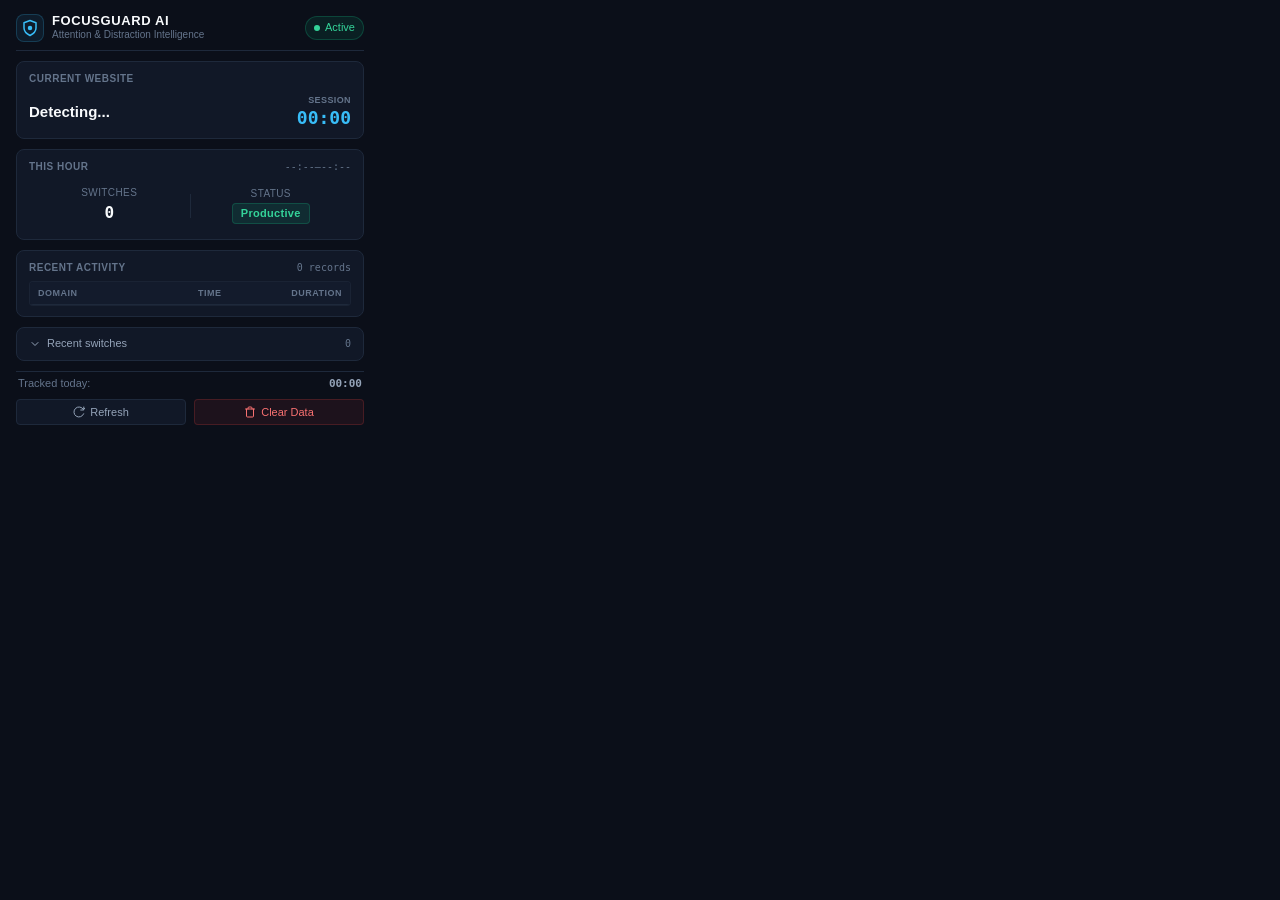
<file: chrome_extension/popup.html>
<!DOCTYPE html>
<html lang="en">
<head>
  <meta charset="UTF-8">
  <meta name="viewport" content="width=device-width, initial-scale=1.0">
  <title>FocusGuard AI</title>
  <link rel="stylesheet" href="popup.css">
</head>
<body>
  <div class="app-container">
    <!-- Header -->
    <header class="app-header">
      <div class="brand">
        <div class="brand-icon">
          <svg width="18" height="18" viewBox="0 0 24 24" fill="none" xmlns="http://www.w3.org/2000/svg">
            <path d="M12 22C12 22 20 18 20 12V5L12 2L4 5V12C4 18 12 22 12 22Z" stroke="#38bdf8" stroke-width="2" stroke-linecap="round" stroke-linejoin="round"/>
            <circle cx="12" cy="12" r="3" fill="#38bdf8"/>
          </svg>
        </div>
        <div class="brand-text">
          <h1>FOCUSGUARD AI</h1>
          <span class="sub-title">Attention & Distraction Intelligence</span>
        </div>
      </div>
      <div id="status-badge" class="status-badge active" title="Extension tracking status">
        <span class="status-dot"></span>
        <span id="status-text">Active</span>
      </div>
    </header>

    <!-- Current Website (Main Focus) -->
    <section class="section-card current-site-card">
      <div class="card-header-row">
        <span class="section-label">CURRENT WEBSITE</span>
      </div>
      <div class="current-site-body">
        <div id="current-domain" class="current-domain">Detecting...</div>
        <div class="timer-row">
          <span class="timer-label">Session</span>
          <span id="current-timer" class="current-timer">00:00</span>
        </div>
      </div>
    </section>

    <!-- This Hour Summary -->
    <section class="section-card hourly-card">
      <div class="card-header-row">
        <span class="section-label">THIS HOUR</span>
        <span id="current-hour-stat" class="hour-window">--:--–--:--</span>
      </div>
      <div class="hourly-grid">
        <div class="metric-item">
          <span class="metric-label">Switches</span>
          <span id="switch-count-stat" class="metric-value">0</span>
        </div>
        <div class="metric-divider"></div>
        <div class="metric-item">
          <span class="metric-label">Status</span>
          <span id="focus-status-badge" class="focus-badge status-productive">Productive</span>
        </div>
      </div>
    </section>

    <!-- Recent Activity -->
    <section class="section-card activity-card">
      <div class="card-header-row">
        <span class="section-label">RECENT ACTIVITY</span>
        <span id="session-count-tag" class="count-tag">0 records</span>
      </div>
      <div class="table-wrapper">
        <table class="activity-table">
          <thead>
            <tr>
              <th class="th-domain">DOMAIN</th>
              <th class="th-time">TIME</th>
              <th class="th-duration">DURATION</th>
            </tr>
          </thead>
          <tbody id="activity-tbody">
            <!-- Dynamically populated rows -->
          </tbody>
        </table>
        <div id="empty-state" class="empty-state hidden">
          <span>No browsing activity recorded yet.</span>
        </div>
      </div>
    </section>

    <!-- Recent Switches (Collapsible) -->
    <details class="switches-details" id="switches-details">
      <summary class="switches-summary">
        <div class="summary-left">
          <svg class="chevron-icon" width="12" height="12" viewBox="0 0 24 24" fill="none" stroke="currentColor" stroke-width="2" stroke-linecap="round" stroke-linejoin="round">
            <polyline points="6 9 12 15 18 9"></polyline>
          </svg>
          <span>Recent switches</span>
        </div>
        <span id="switch-count-tag" class="count-tag">0</span>
      </summary>
      <div class="switches-content">
        <div id="switches-list" class="switches-list">
          <!-- Dynamically populated switch routes -->
        </div>
        <div id="empty-switches" class="empty-state hidden">
          <span>No domain switches recorded this hour.</span>
        </div>
      </div>
    </details>

    <!-- Footer with Secondary Total and Actions -->
    <footer class="app-footer">
      <div class="total-tracked-row">
        <span class="total-label">Tracked today:</span>
        <span id="total-time-stat" class="total-value">00:00</span>
      </div>
      <div class="footer-buttons">
        <button id="btn-refresh" class="btn btn-secondary" title="Refresh local data">
          <svg width="12" height="12" viewBox="0 0 24 24" fill="none" stroke="currentColor" stroke-width="2" stroke-linecap="round" stroke-linejoin="round">
            <path d="M21.5 2v6h-6M21.34 15.57a10 10 0 1 1-.57-8.38l6.73-6.73"/>
          </svg>
          Refresh
        </button>
        <button id="btn-clear" class="btn btn-danger" title="Clear recorded sessions and switch history">
          <svg width="12" height="12" viewBox="0 0 24 24" fill="none" stroke="currentColor" stroke-width="2" stroke-linecap="round" stroke-linejoin="round">
            <polyline points="3 6 5 6 21 6"></polyline>
            <path d="M19 6v14a2 2 0 0 1-2 2H7a2 2 0 0 1-2-2V6m3 0V4a2 2 0 0 1 2-2h4a2 2 0 0 1 2 2v2"></path>
          </svg>
          Clear Data
        </button>
      </div>
    </footer>
  </div>

  <script src="popup.js"></script>
</body>
</html>
</file>
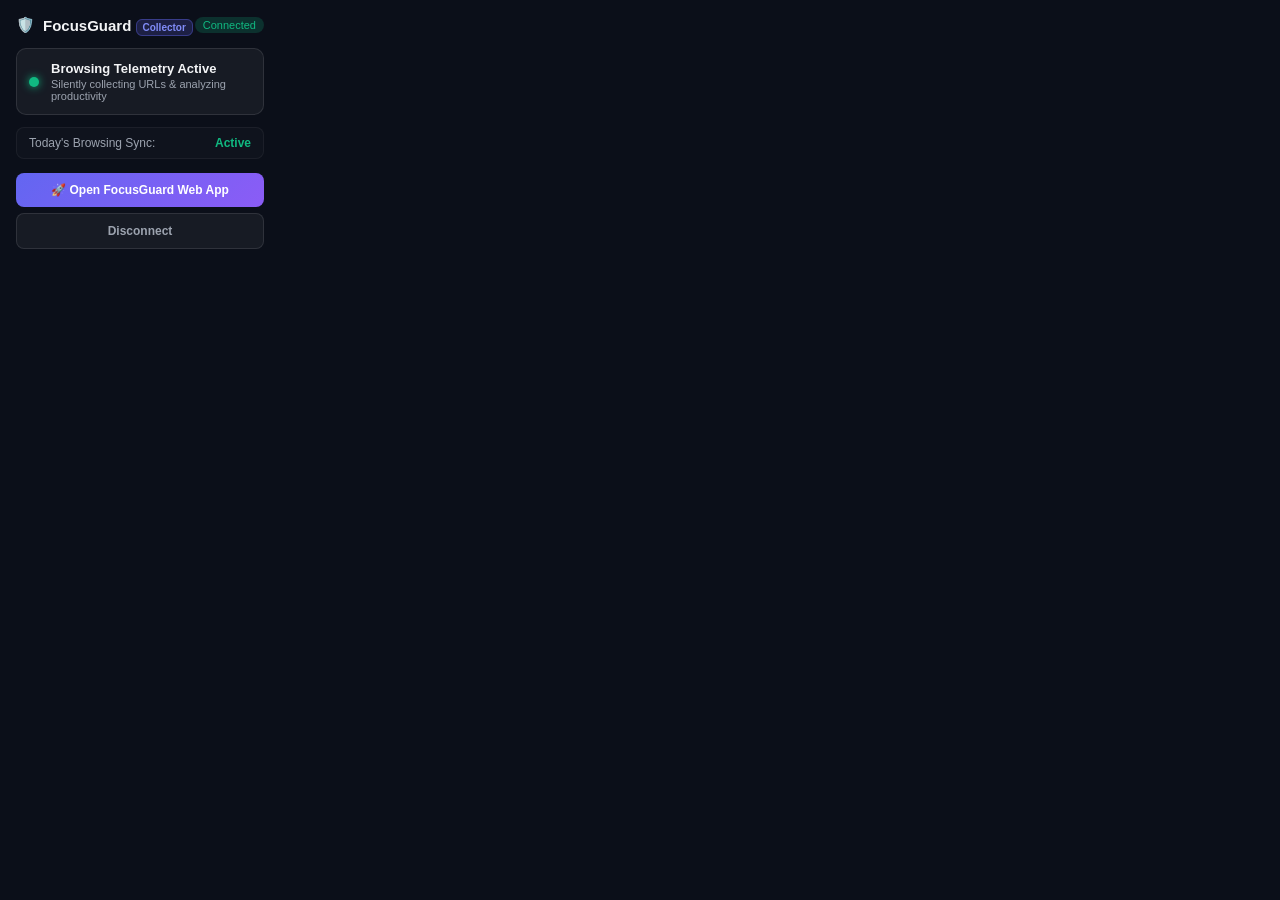
<file: bashan/AI-Powered-Digital-Attention-Management-System-for-Distraction-Detection-and-Focus-Enhance-AUG-2026-barshan/chrome_extension/popup.html>
<!DOCTYPE html>
<html lang="en">
<head>
  <meta charset="UTF-8">
  <title>FocusGuard AI Extension</title>
  <link rel="stylesheet" href="popup.css">
</head>
<body>
  <div class="header">
    <div class="brand">
      <div class="brand-icon">🛡️</div>
      <div class="brand-name">FocusGuard <span class="badge">Collector</span></div>
    </div>
    <div id="authStatus" class="status-indicator online">Connected</div>
  </div>

  <!-- Login Section (Only shown if token is missing) -->
  <div id="loginSection" class="section hidden">
    <p class="login-intro">Connect this collector to your FocusGuard Web App account:</p>
    <input type="text" id="usernameInput" placeholder="Username" />
    <input type="password" id="passwordInput" placeholder="Password" />
    <button id="loginBtn" class="btn btn-primary">Connect to Web App</button>
    <div id="loginError" class="error-msg"></div>
  </div>

  <!-- Minimal Connected State -->
  <div id="statsSection" class="section">
    <div class="collector-status-card">
      <div class="pulse-dot"></div>
      <div>
        <div class="collector-title">Browsing Telemetry Active</div>
        <div class="collector-subtitle">Silently collecting URLs & analyzing productivity</div>
      </div>
    </div>

    <div class="metric-compact">
      <div class="compact-label">Today's Browsing Sync:</div>
      <div class="compact-val" id="todaySyncCount">Active</div>
    </div>

    <div class="actions">
      <button id="openAppBtn" class="btn btn-primary">
        🚀 Open FocusGuard Web App
      </button>
      <button id="logoutBtn" class="btn btn-secondary" style="margin-top: 6px;">
        Disconnect
      </button>
    </div>
  </div>

  <script src="api_client.js"></script>
  <script src="popup.js"></script>
</body>
</html>
</file>
<file: chrome_extension/popup.css>
/* ==========================================================================
   FocusGuard AI – Minimal & Modern Extension Popup Theme
   ========================================================================== */

:root {
  --bg-primary: #0b0f19;
  --bg-card: #111827;
  --bg-card-subtle: #1e293b;
  --bg-hover: #1f293d;

  --border-color: #1e293b;
  --border-focus: #334155;

  --text-primary: #f8fafc;
  --text-secondary: #94a3b8;
  --text-muted: #64748b;

  --accent-cyan: #38bdf8;
  --accent-emerald: #34d399;
  --accent-amber: #fbbf24;
  --accent-danger: #f87171;
  --accent-danger-hover: #ef4444;

  --radius-sm: 4px;
  --radius-md: 8px;
  --radius-lg: 10px;

  --font-sans: -apple-system, BlinkMacSystemFont, "Segoe UI", Roboto, Oxygen, Ubuntu, Cantarell, sans-serif;
  --font-mono: "SF Mono", "Cascadia Code", "Roboto Mono", Consolas, monospace;
}

* {
  box-sizing: border-box;
  margin: 0;
  padding: 0;
}

body {
  width: 380px;
  background-color: var(--bg-primary);
  color: var(--text-primary);
  font-family: var(--font-sans);
  font-size: 13px;
  line-height: 1.4;
  -webkit-font-smoothing: antialiased;
  overflow-x: hidden;
  overflow-y: auto;
  user-select: none;
}

body::-webkit-scrollbar {
  width: 4px;
}

body::-webkit-scrollbar-track {
  background: var(--bg-primary);
}

body::-webkit-scrollbar-thumb {
  background: var(--border-color);
  border-radius: 4px;
}

.app-container {
  display: flex;
  flex-direction: column;
  padding: 14px 16px;
  gap: 10px;
}

/* ==========================================================================
   Header
   ========================================================================== */

.app-header {
  display: flex;
  align-items: center;
  justify-content: space-between;
  padding-bottom: 8px;
  border-bottom: 1px solid var(--border-color);
}

.brand {
  display: flex;
  align-items: center;
  gap: 8px;
}

.brand-icon {
  display: flex;
  align-items: center;
  justify-content: center;
  width: 28px;
  height: 28px;
  background: rgba(56, 189, 248, 0.08);
  border: 1px solid rgba(56, 189, 248, 0.2);
  border-radius: var(--radius-md);
}

.brand-text h1 {
  font-size: 13px;
  font-weight: 700;
  letter-spacing: 0.6px;
  color: var(--text-primary);
  line-height: 1.1;
}

.brand-text .sub-title {
  font-size: 10px;
  color: var(--text-muted);
  display: block;
}

.status-badge {
  display: flex;
  align-items: center;
  gap: 5px;
  padding: 3px 8px;
  border-radius: 9999px;
  font-size: 11px;
  font-weight: 500;
  background: var(--bg-card-subtle);
  border: 1px solid var(--border-color);
  color: var(--text-secondary);
}

.status-badge.active {
  background: rgba(16, 185, 129, 0.1);
  border-color: rgba(16, 185, 129, 0.25);
  color: var(--accent-emerald);
}

.status-badge.paused {
  background: rgba(245, 158, 11, 0.1);
  border-color: rgba(245, 158, 11, 0.25);
  color: var(--accent-amber);
}

.status-dot {
  width: 6px;
  height: 6px;
  border-radius: 50%;
  background-color: currentColor;
}

/* ==========================================================================
   Section Card Common Styles
   ========================================================================== */

.section-card {
  background: var(--bg-card);
  border: 1px solid var(--border-color);
  border-radius: var(--radius-md);
  padding: 10px 12px;
  display: flex;
  flex-direction: column;
  gap: 8px;
}

.card-header-row {
  display: flex;
  align-items: center;
  justify-content: space-between;
}

.section-label {
  font-size: 10px;
  font-weight: 600;
  letter-spacing: 0.5px;
  color: var(--text-muted);
  text-transform: uppercase;
}

.count-tag,
.hour-window,
.tab-badge {
  font-size: 10px;
  color: var(--text-muted);
  font-family: var(--font-mono);
}

.tab-badge {
  background: rgba(30, 41, 59, 0.6);
  padding: 1px 5px;
  border-radius: var(--radius-sm);
}

/* ==========================================================================
   Current Website (Main Focus)
   ========================================================================== */

.current-site-body {
  display: flex;
  align-items: center;
  justify-content: space-between;
  gap: 8px;
}

.current-domain {
  font-size: 15px;
  font-weight: 600;
  color: var(--text-primary);
  word-break: break-all;
  max-width: 65%;
}

.current-domain.inactive {
  color: var(--text-muted);
  font-size: 13px;
  font-weight: 400;
  font-style: italic;
}

.timer-row {
  display: flex;
  flex-direction: column;
  align-items: flex-end;
}

.timer-label {
  font-size: 9px;
  font-weight: 600;
  text-transform: uppercase;
  color: var(--text-muted);
  letter-spacing: 0.4px;
}

.current-timer {
  font-family: var(--font-mono);
  font-size: 18px;
  font-weight: 700;
  color: var(--accent-cyan);
  line-height: 1.2;
}

/* ==========================================================================
   This Hour Summary
   ========================================================================== */

.hourly-grid {
  display: flex;
  align-items: center;
  justify-content: space-around;
  padding: 4px 0;
}

.metric-item {
  display: flex;
  flex-direction: column;
  align-items: center;
  gap: 2px;
  flex: 1;
}

.metric-label {
  font-size: 10px;
  color: var(--text-muted);
  text-transform: uppercase;
  letter-spacing: 0.4px;
}

.metric-value {
  font-size: 16px;
  font-weight: 600;
  font-family: var(--font-mono);
  color: var(--text-primary);
}

.metric-divider {
  width: 1px;
  height: 24px;
  background: var(--border-color);
}

.focus-badge {
  display: inline-flex;
  align-items: center;
  justify-content: center;
  padding: 2px 8px;
  border-radius: var(--radius-sm);
  font-size: 11px;
  font-weight: 600;
  letter-spacing: 0.3px;
}

.focus-badge.status-productive {
  background: rgba(16, 185, 129, 0.12);
  border: 1px solid rgba(16, 185, 129, 0.25);
  color: var(--accent-emerald);
}

.focus-badge.status-neutral {
  background: rgba(245, 158, 11, 0.12);
  border: 1px solid rgba(245, 158, 11, 0.25);
  color: var(--accent-amber);
}

.focus-badge.status-distracted {
  background: rgba(239, 68, 68, 0.12);
  border: 1px solid rgba(239, 68, 68, 0.25);
  color: var(--accent-danger);
}

/* ==========================================================================
   Recent Activity Table
   ========================================================================== */

.activity-card {
  gap: 6px;
}

.table-wrapper {
  max-height: 110px;
  overflow-y: auto;
  border-radius: var(--radius-sm);
  background: rgba(15, 23, 42, 0.4);
  border: 1px solid rgba(51, 65, 85, 0.3);
}

.table-wrapper::-webkit-scrollbar {
  width: 4px;
}

.table-wrapper::-webkit-scrollbar-track {
  background: transparent;
}

.table-wrapper::-webkit-scrollbar-thumb {
  background: var(--border-color);
  border-radius: 4px;
}

.activity-table {
  width: 100%;
  border-collapse: collapse;
  text-align: left;
}

.activity-table thead {
  position: sticky;
  top: 0;
  background: #131b2c;
  z-index: 1;
}

.activity-table th {
  padding: 5px 8px;
  font-size: 9px;
  font-weight: 600;
  color: var(--text-muted);
  text-transform: uppercase;
  letter-spacing: 0.5px;
  border-bottom: 1px solid var(--border-color);
}

.th-domain { width: 50%; }
.th-time { width: 25%; }
.th-duration { width: 25%; text-align: right; }

.activity-table td {
  padding: 5px 8px;
  font-size: 11px;
  border-bottom: 1px solid rgba(30, 41, 59, 0.5);
  color: var(--text-primary);
}

.activity-table tbody tr:hover {
  background-color: var(--bg-hover);
}

.td-domain {
  font-weight: 500;
  max-width: 150px;
  overflow: hidden;
  text-overflow: ellipsis;
  white-space: nowrap;
}

.td-time {
  color: var(--text-muted);
  font-size: 10px;
  font-family: var(--font-mono);
}

.td-duration {
  font-family: var(--font-mono);
  font-weight: 600;
  color: var(--accent-cyan);
  text-align: right;
  font-size: 10px;
}

.empty-state {
  padding: 12px 8px;
  text-align: center;
  font-size: 11px;
  color: var(--text-muted);
}

.hidden {
  display: none !important;
}

/* ==========================================================================
   Recent Switches (Collapsible)
   ========================================================================== */

.switches-details {
  background: var(--bg-card);
  border: 1px solid var(--border-color);
  border-radius: var(--radius-md);
  overflow: hidden;
}

.switches-summary {
  display: flex;
  align-items: center;
  justify-content: space-between;
  padding: 8px 12px;
  font-size: 11px;
  font-weight: 500;
  color: var(--text-secondary);
  cursor: pointer;
  list-style: none;
  transition: background-color 0.15s ease;
}

.switches-summary::-webkit-details-marker {
  display: none;
}

.switches-summary:hover {
  background-color: var(--bg-hover);
  color: var(--text-primary);
}

.summary-left {
  display: flex;
  align-items: center;
  gap: 6px;
}

.chevron-icon {
  transition: transform 0.2s ease;
}

.switches-details[open] .chevron-icon {
  transform: rotate(180deg);
}

.switches-content {
  padding: 0 10px 8px;
  max-height: 100px;
  overflow-y: auto;
  border-top: 1px solid var(--border-color);
}

.switches-content::-webkit-scrollbar {
  width: 4px;
}

.switches-content::-webkit-scrollbar-thumb {
  background: var(--border-color);
  border-radius: 4px;
}

.switches-list {
  display: flex;
  flex-direction: column;
}

.switch-item {
  display: flex;
  align-items: center;
  justify-content: space-between;
  padding: 4px 2px;
  border-bottom: 1px solid rgba(30, 41, 59, 0.4);
  font-size: 10px;
}

.switch-item:last-child {
  border-bottom: none;
}

.switch-route {
  display: flex;
  align-items: center;
  gap: 4px;
  min-width: 0;
  max-width: 72%;
}

.switch-domain {
  overflow: hidden;
  text-overflow: ellipsis;
  white-space: nowrap;
}

.switch-domain.from {
  color: var(--text-muted);
}

.switch-domain.to {
  color: var(--accent-cyan);
  font-weight: 500;
}

.switch-arrow {
  color: var(--text-muted);
  font-size: 9px;
  flex-shrink: 0;
}

.switch-time {
  font-size: 9px;
  color: var(--text-muted);
  font-family: var(--font-mono);
  flex-shrink: 0;
}

/* ==========================================================================
   Footer Actions & Secondary Total
   ========================================================================== */

.app-footer {
  display: flex;
  flex-direction: column;
  gap: 8px;
  padding-top: 4px;
  border-top: 1px solid var(--border-color);
}

.total-tracked-row {
  display: flex;
  align-items: center;
  justify-content: space-between;
  font-size: 11px;
  color: var(--text-muted);
  padding: 0 2px;
}

.total-value {
  font-family: var(--font-mono);
  font-weight: 600;
  color: var(--text-secondary);
}

.footer-buttons {
  display: flex;
  align-items: center;
  justify-content: space-between;
  gap: 8px;
}

.btn {
  display: inline-flex;
  align-items: center;
  justify-content: center;
  gap: 5px;
  padding: 6px 12px;
  border-radius: var(--radius-sm);
  font-size: 11px;
  font-weight: 500;
  cursor: pointer;
  border: 1px solid transparent;
  transition: all 0.15s ease;
  flex: 1;
}

.btn-secondary {
  background: var(--bg-card);
  border-color: var(--border-color);
  color: var(--text-secondary);
}

.btn-secondary:hover {
  background: var(--bg-card-subtle);
  border-color: var(--border-focus);
  color: var(--text-primary);
}

.btn-danger {
  background: rgba(239, 68, 68, 0.08);
  border-color: rgba(239, 68, 68, 0.2);
  color: var(--accent-danger);
}

.btn-danger:hover {
  background: var(--accent-danger-hover);
  border-color: var(--accent-danger-hover);
  color: #ffffff;
}
</file>
<file: bashan/AI-Powered-Digital-Attention-Management-System-for-Distraction-Detection-and-Focus-Enhance-AUG-2026-barshan/chrome_extension/popup.css>
:root {
  --bg-color: #0b0f19;
  --card-bg: rgba(255, 255, 255, 0.05);
  --border-color: rgba(255, 255, 255, 0.1);
  --text-primary: #f3f4f6;
  --text-secondary: #9ca3af;
  --accent-blue: #6366f1;
  --accent-green: #10b981;
  --accent-red: #ef4444;
}

body {
  width: 280px;
  margin: 0;
  padding: 16px;
  background-color: var(--bg-color);
  color: var(--text-primary);
  font-family: -apple-system, BlinkMacSystemFont, "Segoe UI", Roboto, sans-serif;
  box-sizing: border-box;
}

.header {
  display: flex;
  justify-content: space-between;
  align-items: center;
  margin-bottom: 14px;
}

.brand {
  display: flex;
  align-items: center;
  gap: 8px;
  font-weight: 700;
  font-size: 15px;
}

.badge {
  background: rgba(99, 102, 241, 0.2);
  color: #818cf8;
  font-size: 10px;
  padding: 2px 6px;
  border-radius: 6px;
  border: 1px solid rgba(99, 102, 241, 0.4);
}

.status-indicator {
  font-size: 11px;
  padding: 2px 8px;
  border-radius: 12px;
  background: rgba(16, 185, 129, 0.2);
  color: var(--accent-green);
}

.status-indicator.offline {
  background: rgba(239, 68, 68, 0.2);
  color: var(--accent-red);
}

.login-intro {
  font-size: 12px;
  color: var(--text-secondary);
  margin-bottom: 10px;
  line-height: 1.4;
}

.collector-status-card {
  background: var(--card-bg);
  border: 1px solid var(--border-color);
  border-radius: 10px;
  padding: 12px;
  display: flex;
  align-items: center;
  gap: 12px;
  margin-bottom: 12px;
}

.pulse-dot {
  width: 10px;
  height: 10px;
  border-radius: 50%;
  background-color: var(--accent-green);
  box-shadow: 0 0 8px var(--accent-green);
  flex-shrink: 0;
}

.collector-title {
  font-size: 13px;
  font-weight: 600;
}

.collector-subtitle {
  font-size: 11px;
  color: var(--text-secondary);
  margin-top: 2px;
}

.metric-compact {
  display: flex;
  justify-content: space-between;
  align-items: center;
  padding: 8px 12px;
  background: rgba(255, 255, 255, 0.02);
  border: 1px solid rgba(255, 255, 255, 0.05);
  border-radius: 8px;
  margin-bottom: 14px;
  font-size: 12px;
}

.compact-label {
  color: var(--text-secondary);
}

.compact-val {
  color: var(--accent-green);
  font-weight: 600;
}

.btn {
  width: 100%;
  padding: 10px 14px;
  border-radius: 8px;
  border: none;
  font-weight: 600;
  cursor: pointer;
  font-size: 12px;
  transition: all 0.2s;
  display: flex;
  justify-content: center;
  align-items: center;
  box-sizing: border-box;
}

.btn-primary {
  background: linear-gradient(135deg, #6366f1, #8b5cf6);
  color: white;
}

.btn-primary:hover {
  opacity: 0.9;
}

.btn-secondary {
  background: var(--card-bg);
  color: var(--text-secondary);
  border: 1px solid var(--border-color);
}

.hidden { display: none !important; }

input {
  width: 100%;
  padding: 8px 10px;
  margin-bottom: 8px;
  background: rgba(255, 255, 255, 0.05);
  border: 1px solid var(--border-color);
  border-radius: 6px;
  color: white;
  box-sizing: border-box;
  font-size: 12px;
}

.error-msg {
  color: var(--accent-red);
  font-size: 11px;
  margin-bottom: 8px;
}
</file>
